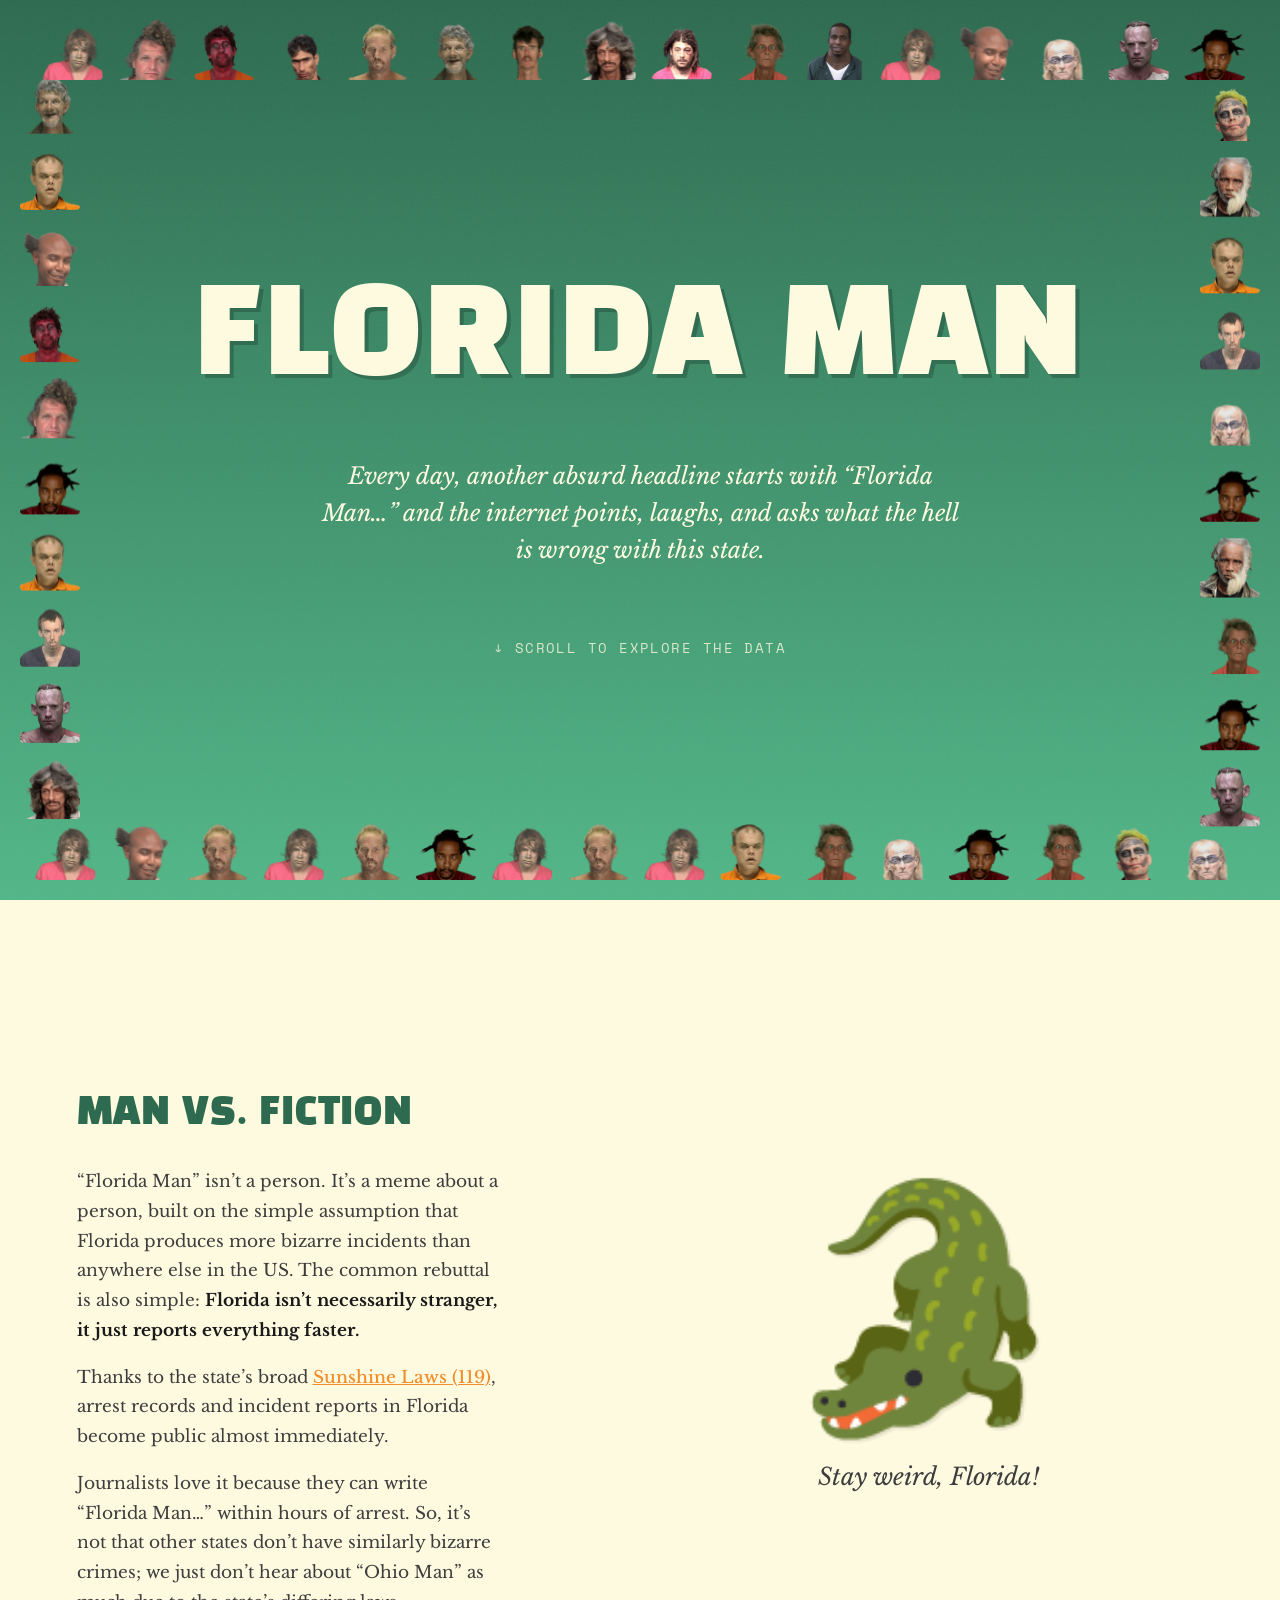
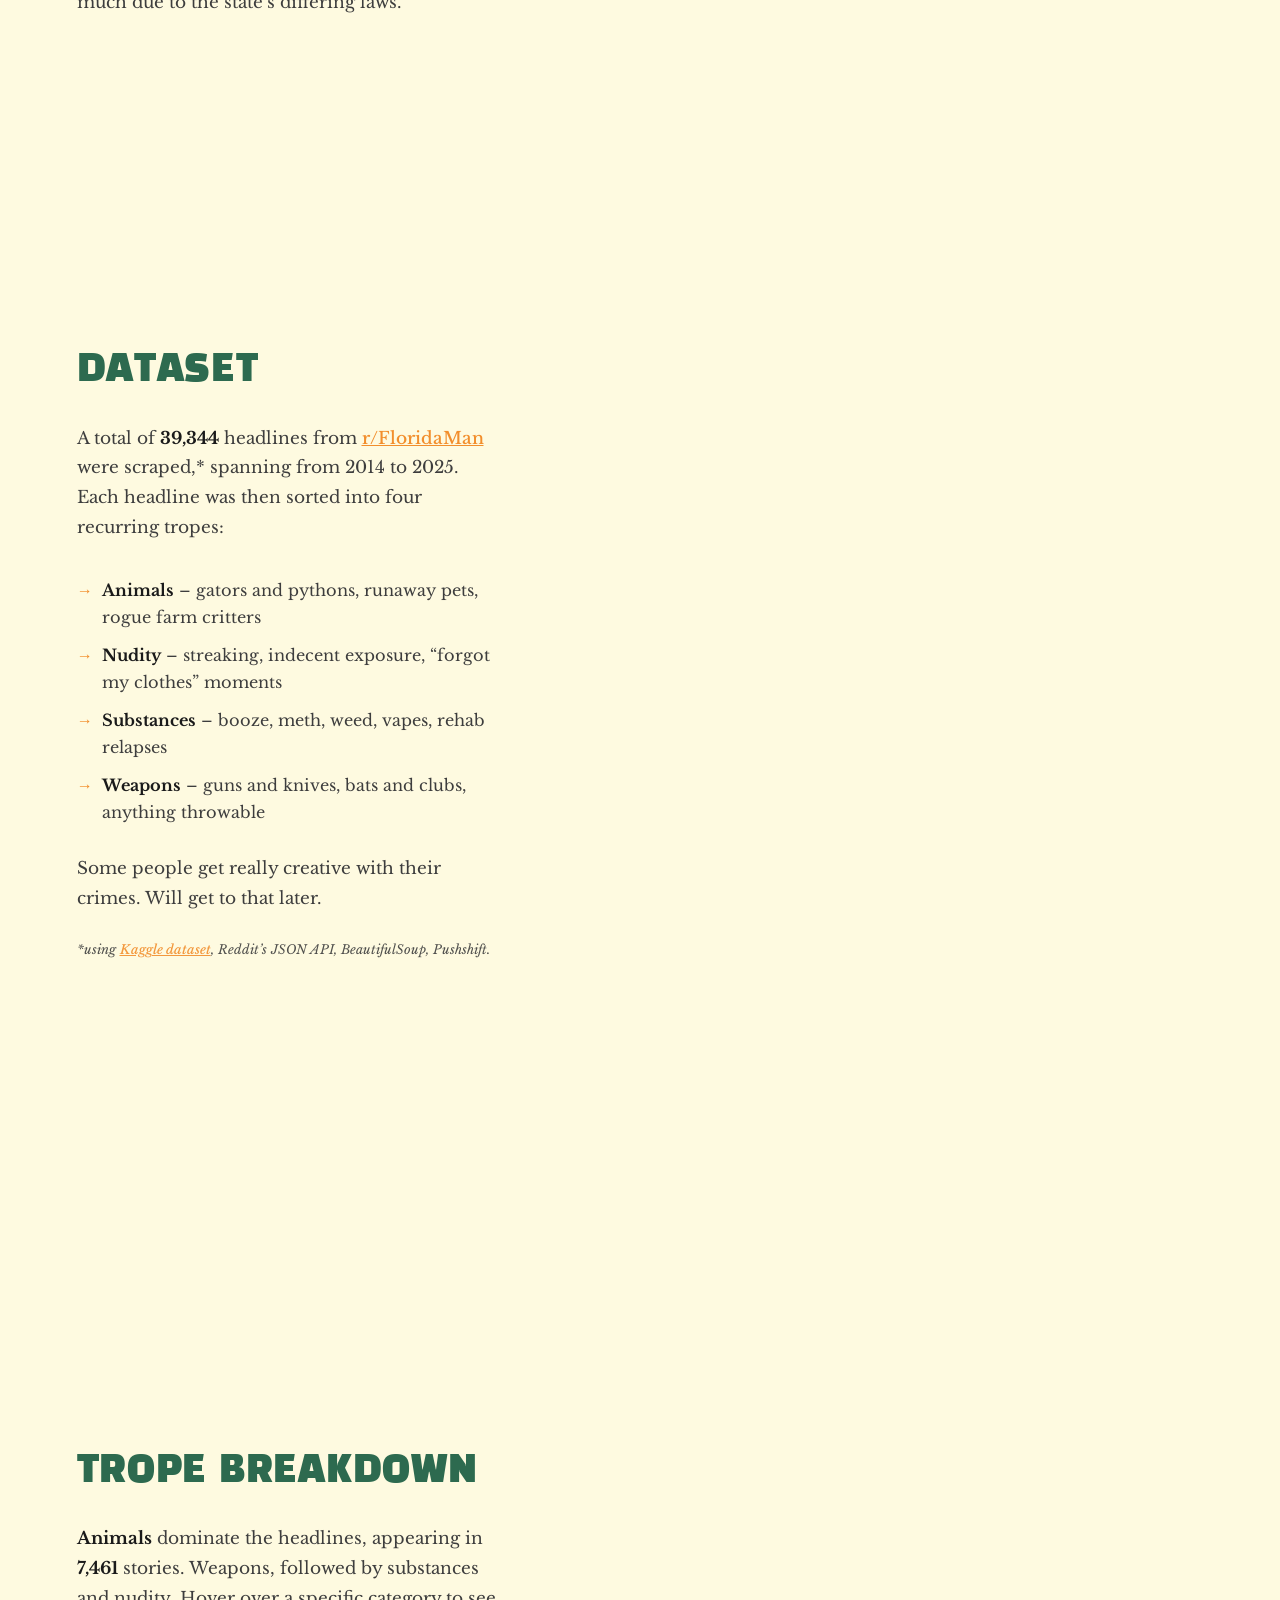
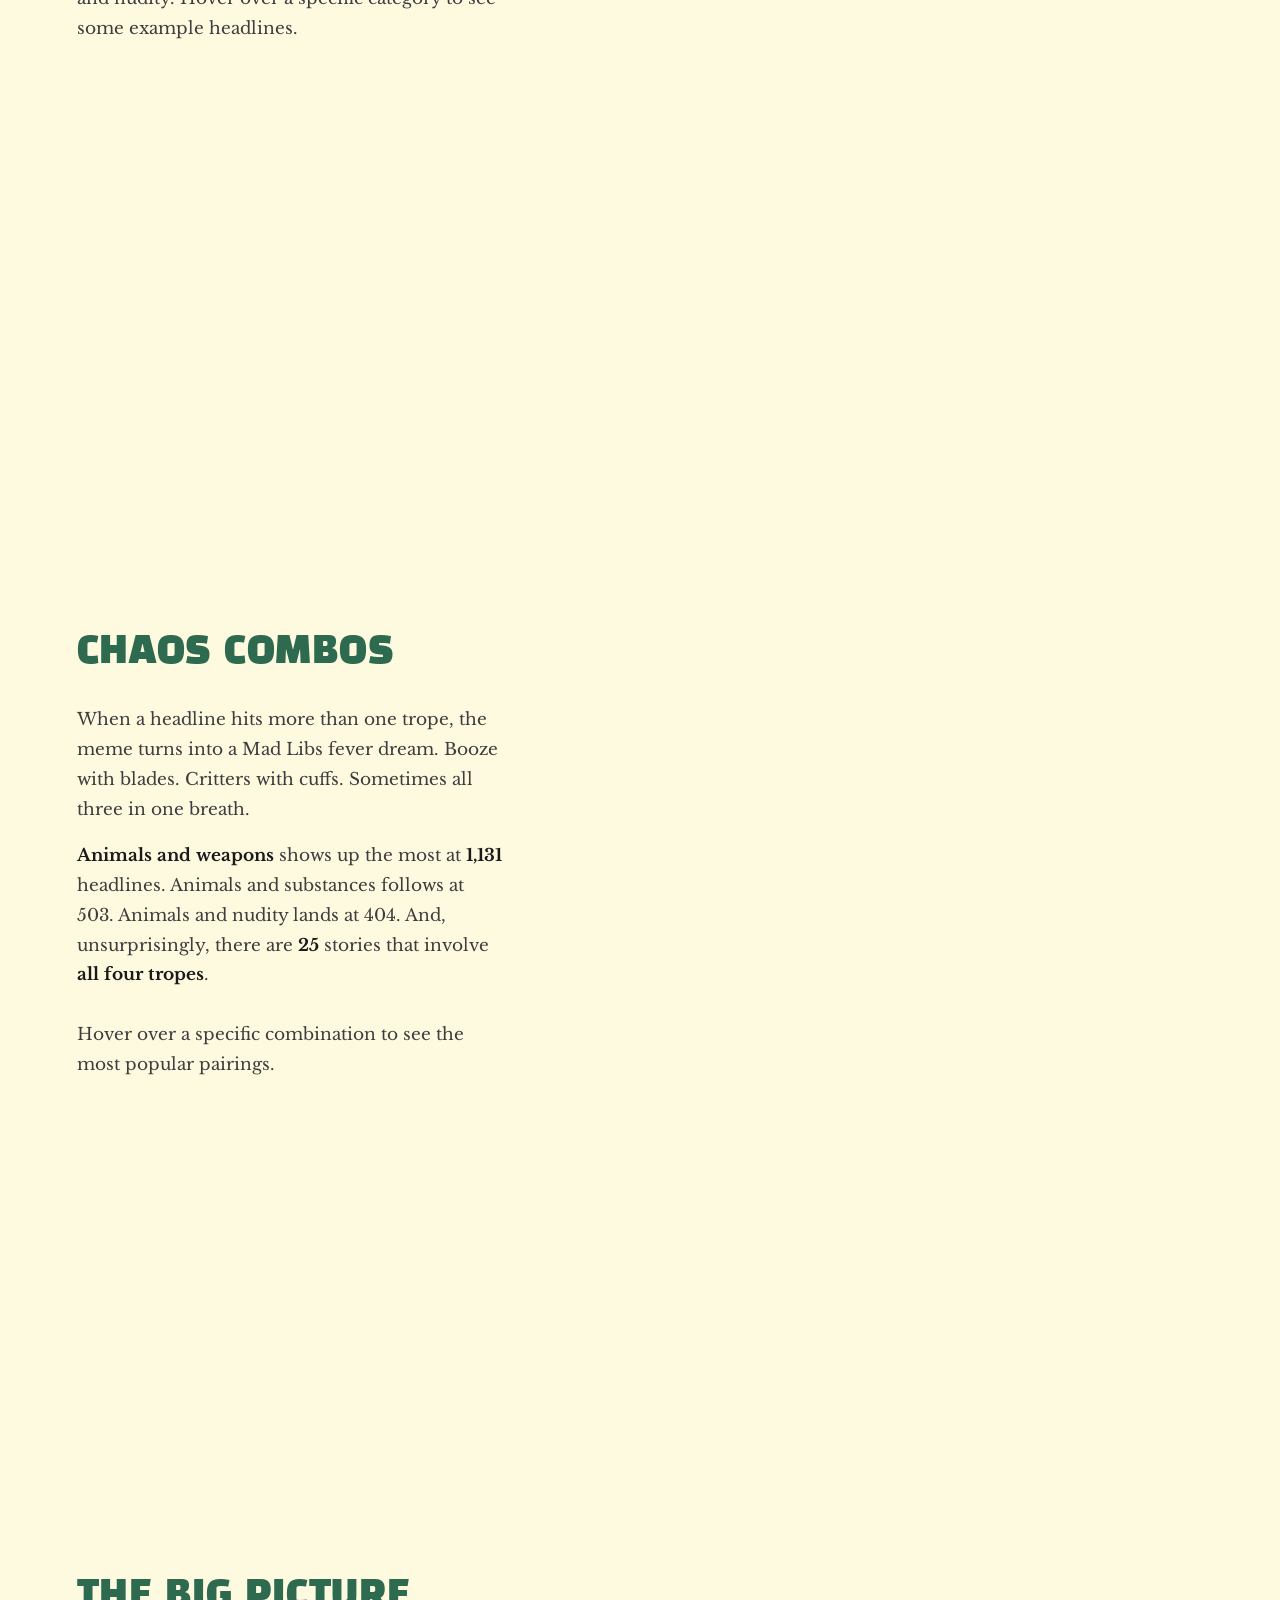
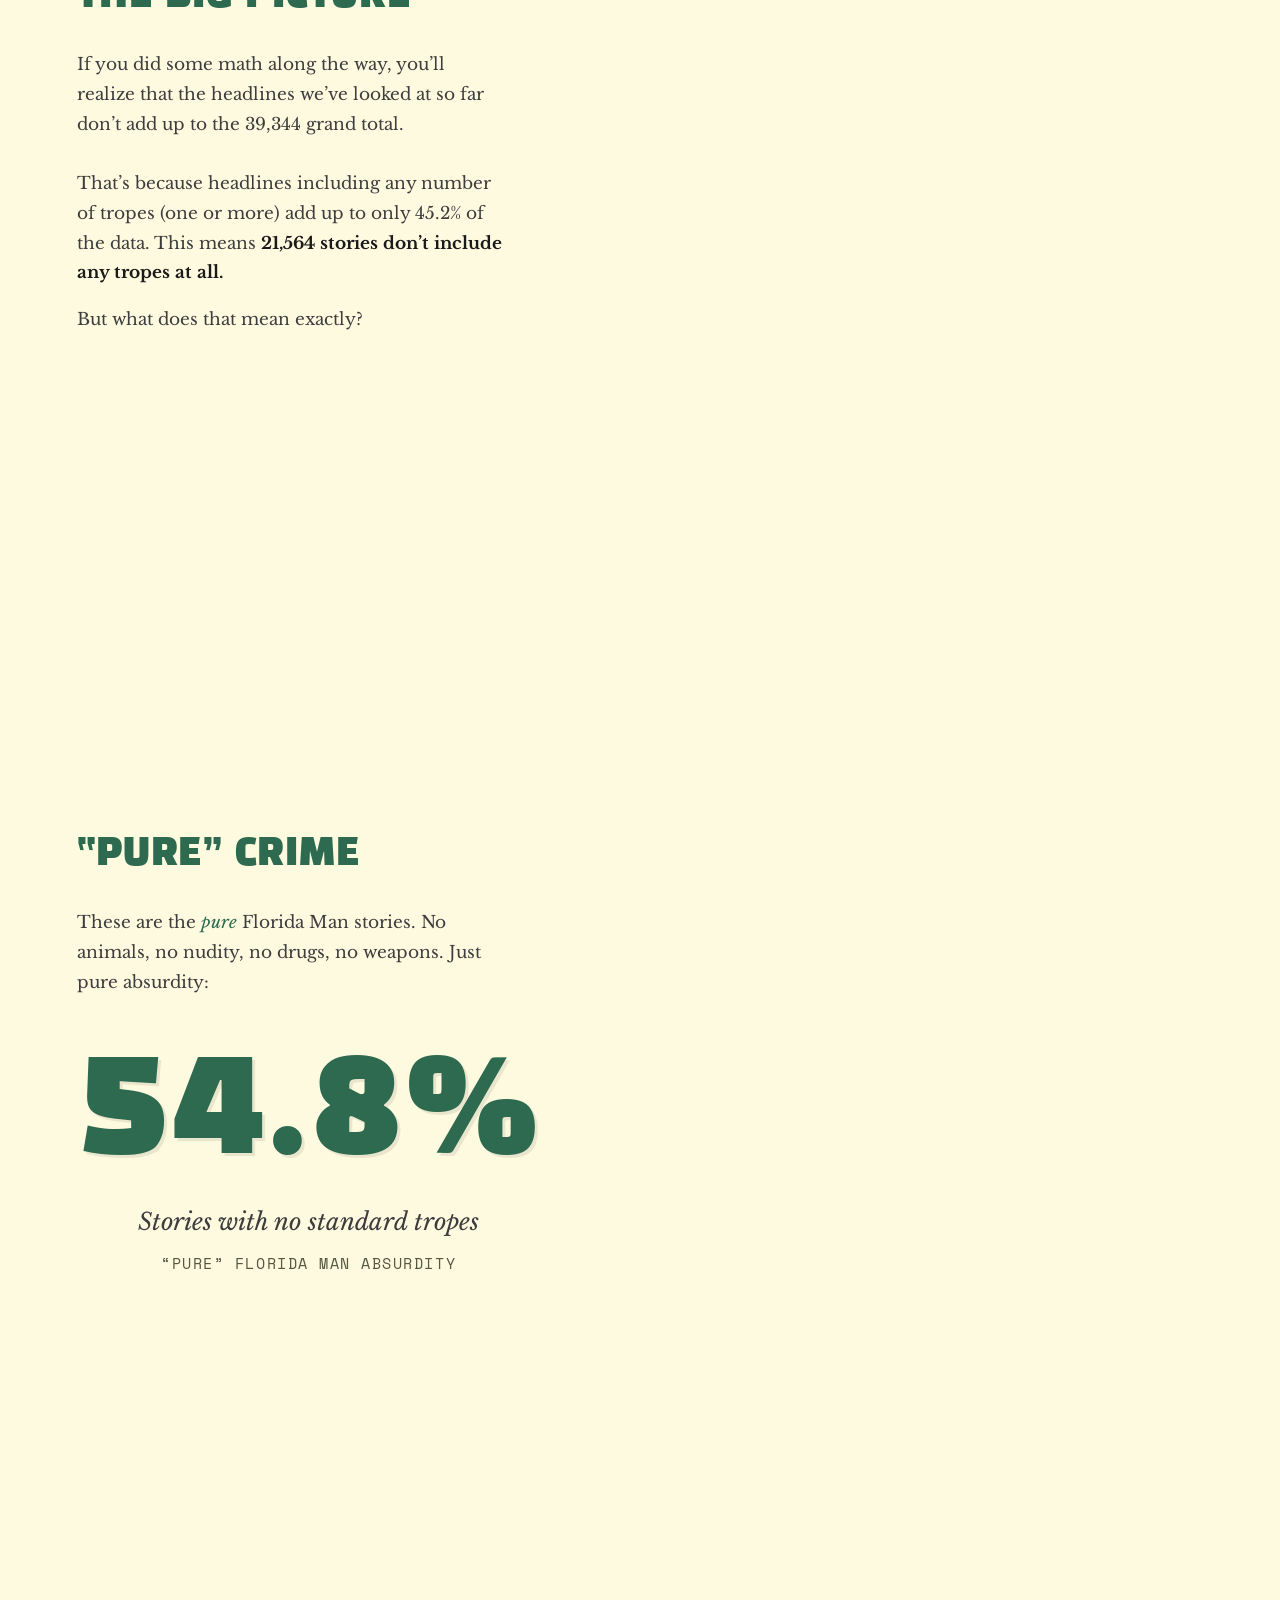
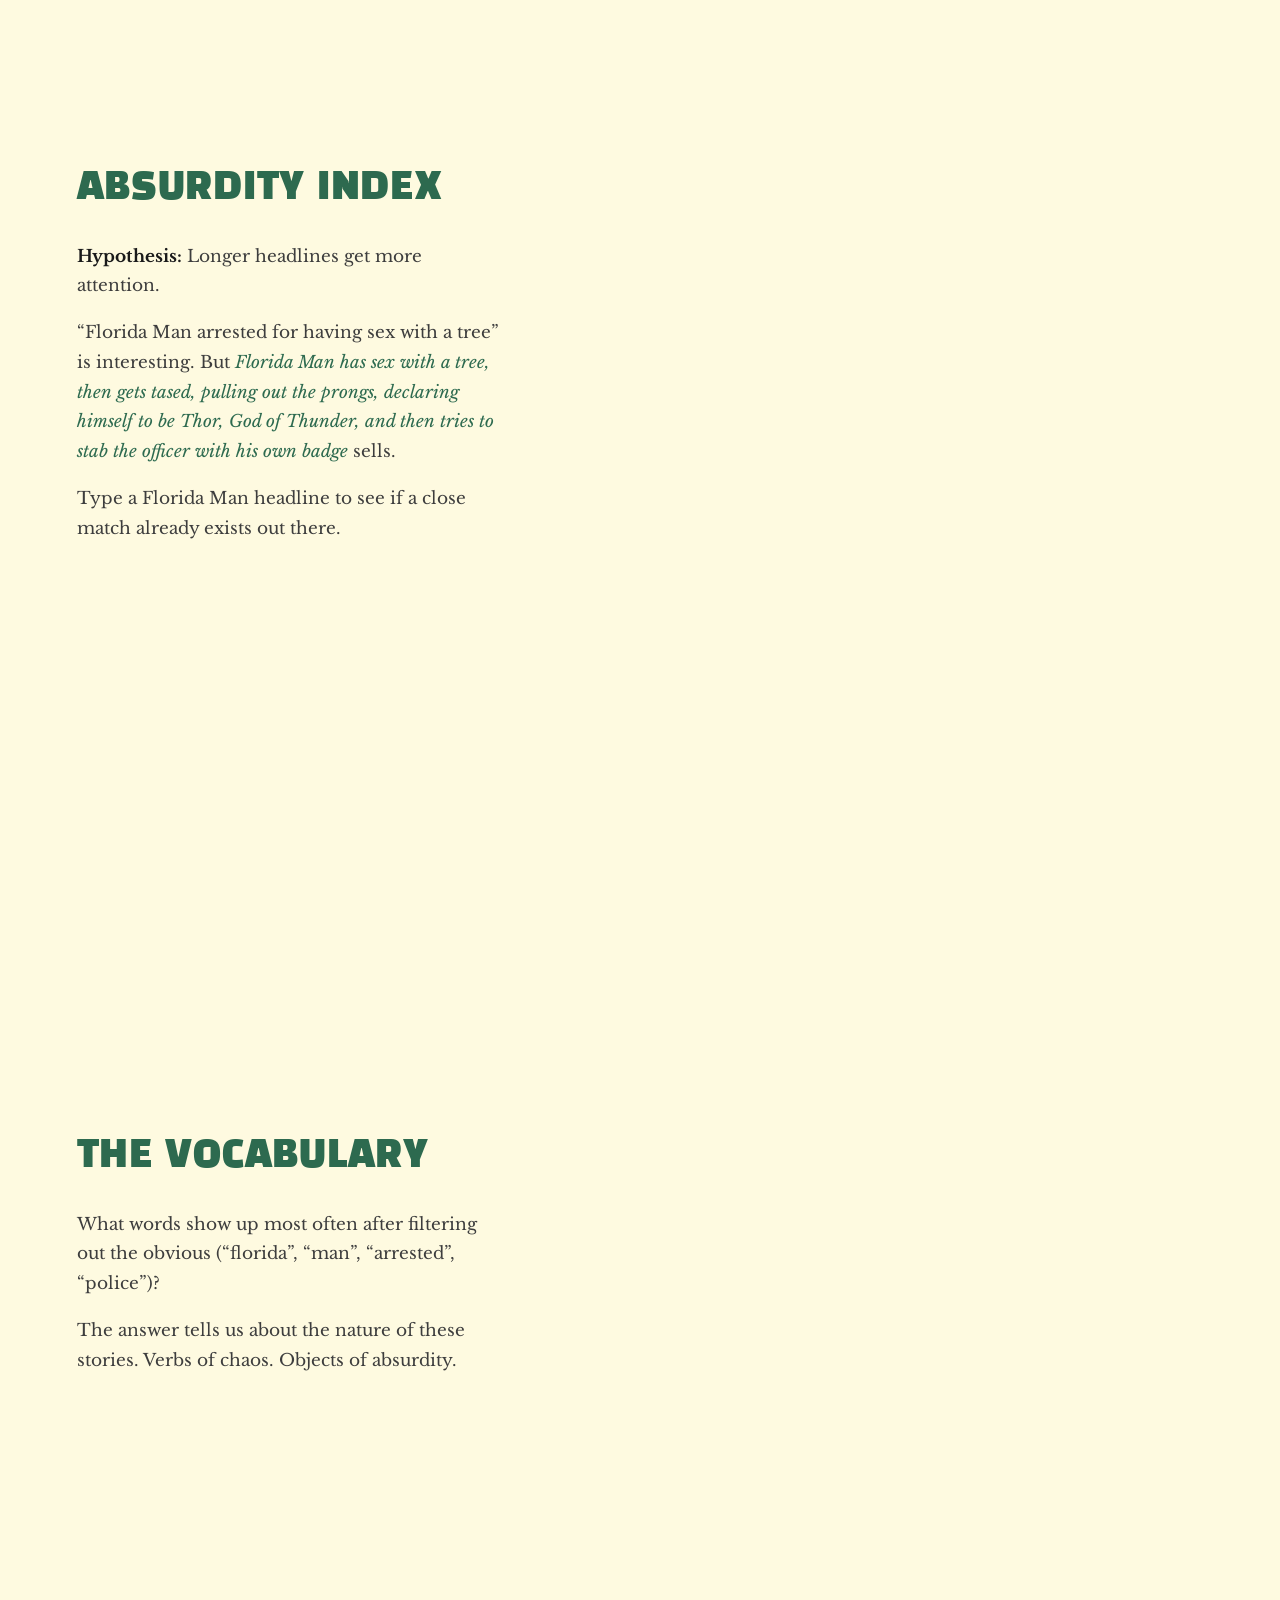
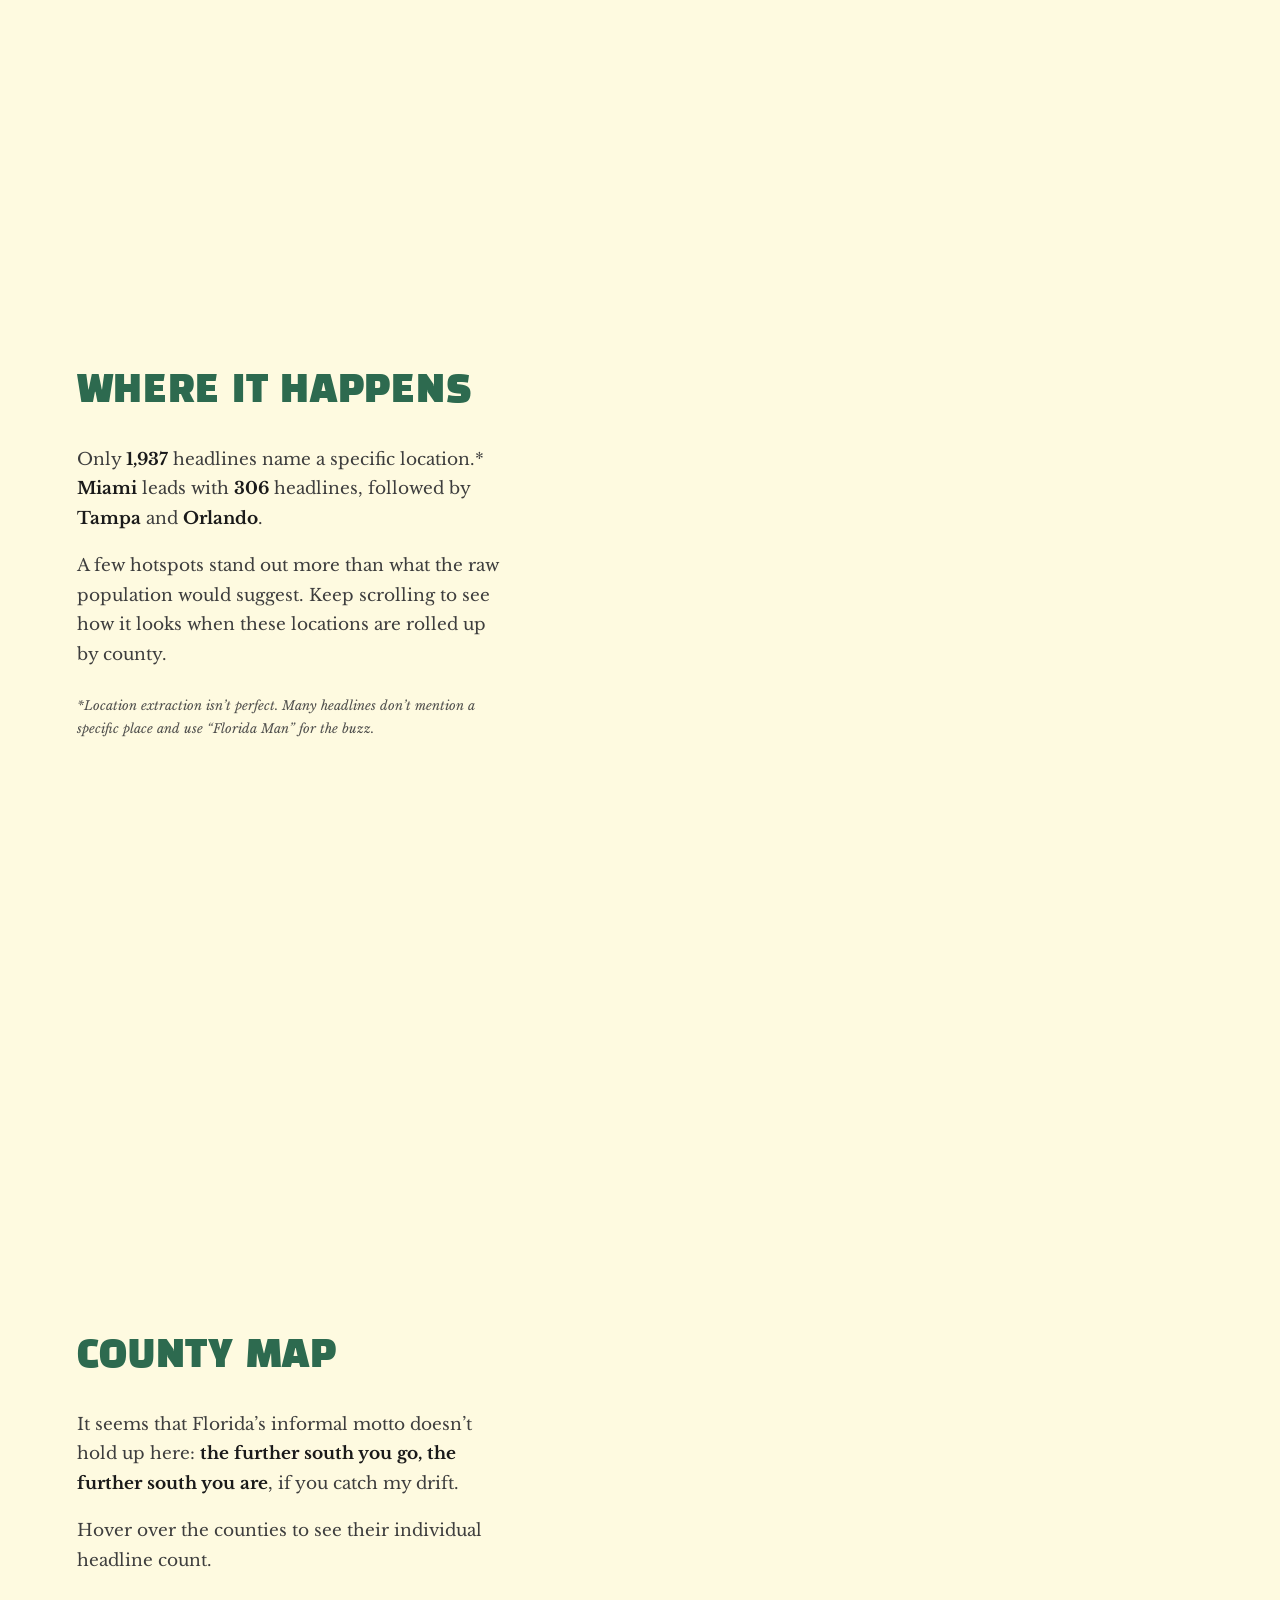
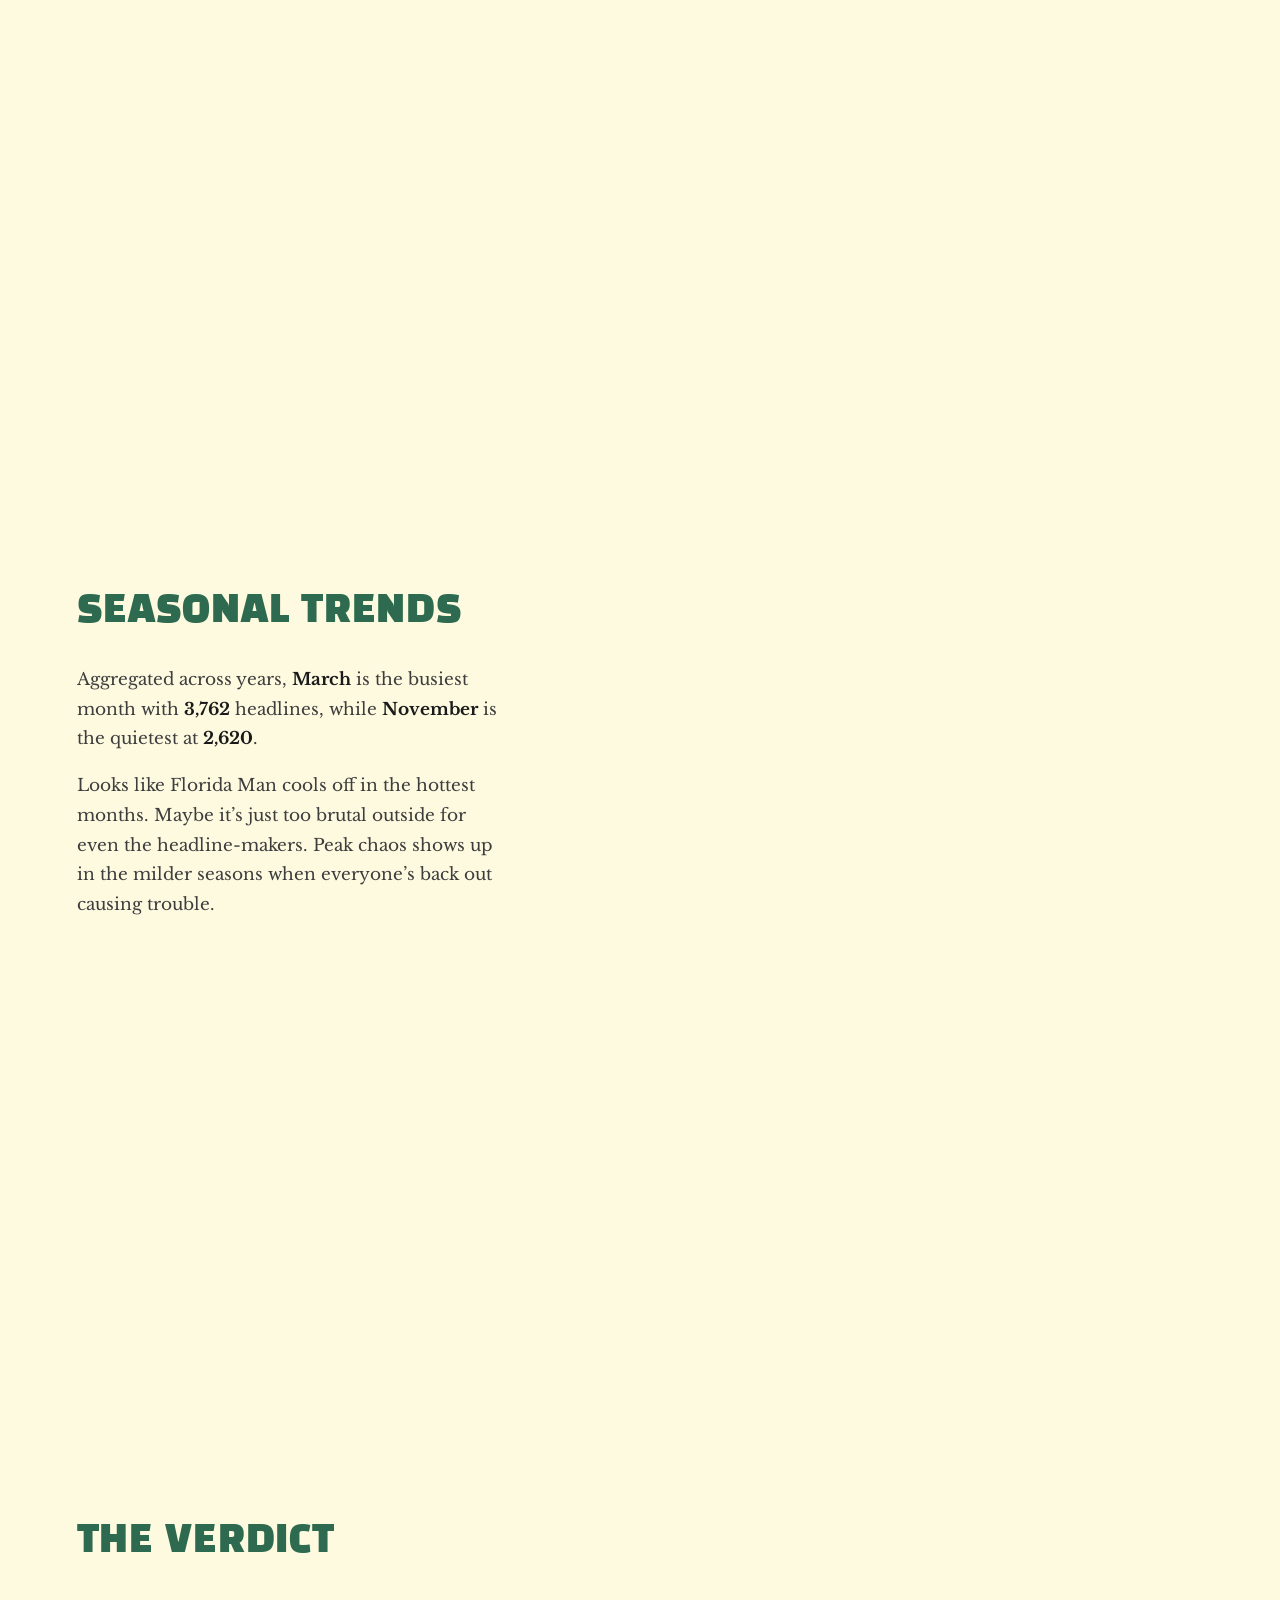
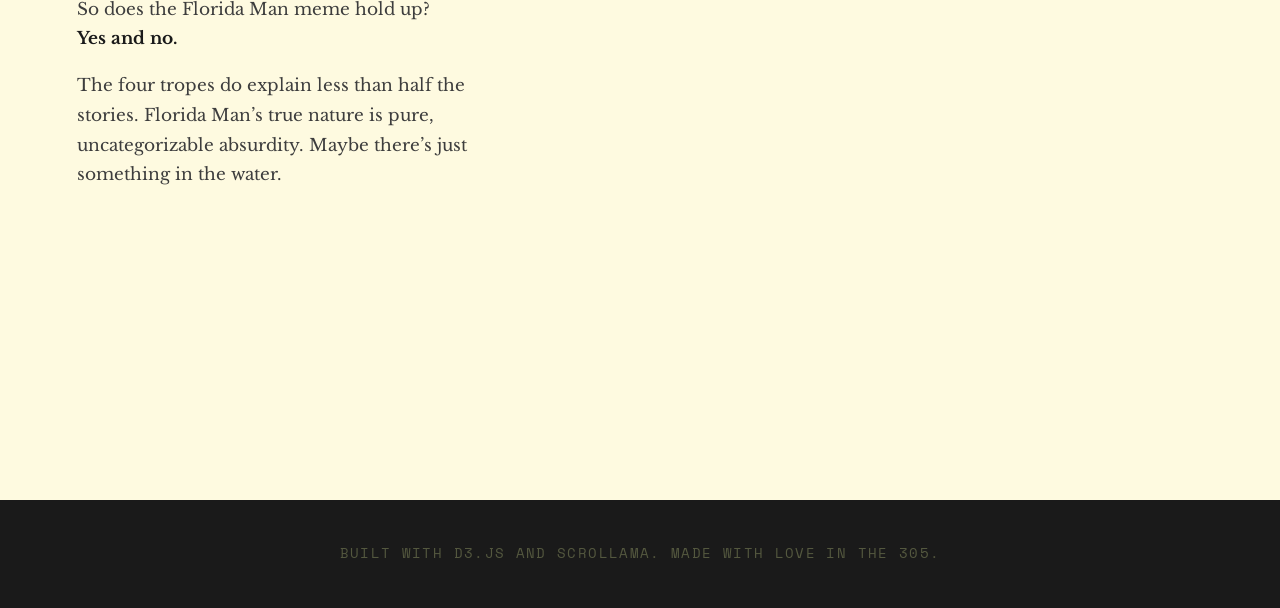
<file: docs/index.html>
<!DOCTYPE html>

<html lang="en">
<head>
<meta charset="utf-8"/>
<meta content="width=device-width, initial-scale=1.0" name="viewport"/>
<title>Florida Man</title>
<meta name="description" content="A scrollytelling data story dissecting 39,344 ‘Florida Man’ headlines from 2014 to 2025: the tropes, the chaos combos, the geography, and whether the meme actually holds up. Built with D3.js and Scrollama."/>
<meta name="author" content="Derin Savasan"/>
<link rel="canonical" href="https://derinsavasan.github.io/florida-man/"/>
<meta name="theme-color" content="#f4ecd8"/>
<!-- Open Graph / Facebook / LinkedIn -->
<meta property="og:type" content="website"/>
<meta property="og:site_name" content="Florida Man: A Data Story"/>
<meta property="og:title" content="Florida Man: A Data Story"/>
<meta property="og:description" content="Dissecting 39,344 ‘Florida Man’ headlines: the tropes, the chaos combos, the geography, and whether the meme holds up. Built with D3.js and Scrollama."/>
<meta property="og:url" content="https://derinsavasan.github.io/florida-man/"/>
<meta property="og:image" content="https://derinsavasan.github.io/florida-man/hero-collage.png"/>
<meta property="og:image:alt" content="Florida Man tabloid-style mugshot collage"/>
<!-- Twitter -->
<meta name="twitter:card" content="summary_large_image"/>
<meta name="twitter:title" content="Florida Man: A Data Story"/>
<meta name="twitter:description" content="Dissecting 39,344 ‘Florida Man’ headlines: the tropes, the chaos combos, the geography, and whether the meme holds up."/>
<meta name="twitter:image" content="https://derinsavasan.github.io/florida-man/hero-collage.png"/>
<!-- Google Fonts: Tabloid/Newspaper vibe -->
<link href="https://fonts.googleapis.com" rel="preconnect"/>
<link crossorigin="" href="https://fonts.gstatic.com" rel="preconnect"/>
<link href="https://fonts.googleapis.com/css2?family=Black+Han+Sans&family=Libre+Baskerville:ital,wght@0,400;0,700;1,400&family=Space+Mono:wght@400;700&display=swap" rel="stylesheet"/>
<link href="styles.css" rel="stylesheet"/>
<!-- Favicon: alligator emoji -->
<link rel="icon" type="image/svg+xml" sizes="any" href="[data-uri]"/>
<link rel="apple-touch-icon" href="[data-uri]"/>
<script src="vendor/d3.v7.9.0.min.js"></script>
<script src="vendor/scrollama.v3.2.0.min.js"></script>
</head>
<body>
<main>
<!-- Hero Section -->
<section id="intro">
<div id="mugshot-container" aria-hidden="true"></div>
<h1>Florida Man</h1>
<p class="intro__dek">
                Every day, another absurd headline starts with “Florida Man…” and the internet points, laughs, and asks what the hell is wrong with this state.
            </p>
<p class="intro__scroll">↓ Scroll to explore the data</p>
</section>
<!-- Scrollama Container -->
<section id="scrolly">
<!-- Text Steps (Left Side) -->
<article>
<!-- Step 1: Introduction -->
<div class="step" data-step="intro">
<h2>Man vs. Fiction</h2>
<p>“Florida Man” isn’t a person. It’s a meme about a person, built on the simple assumption that Florida produces more bizarre incidents than anywhere else in the US. The common rebuttal is also simple: <strong>Florida isn’t necessarily stranger, it just reports everything faster.</strong></p>
<p>Thanks to the state’s broad <a class="accent-link" href="https://www.leg.state.fl.us/statutes/index.cfm?App_mode=Display_Statute&amp;URL=0100-0199/0119/0119.html" rel="noopener noreferrer" target="_blank">Sunshine Laws (119)</a>, arrest records and incident reports in Florida become public almost immediately.</p>
<p>Journalists love it because they can write “Florida Man…” within hours of arrest. So, it’s not that other states don’t have similarly bizarre crimes; we just don’t hear about “Ohio Man” as much due to the state’s differing laws.</p>
</div>
<!-- Step 2: The Dataset -->
<div class="step" data-step="dataset">
<h2>Dataset</h2>
<p>A total of <strong><span id="dataset-total">39,344</span></strong> headlines from <a class="accent-link" href="https://www.reddit.com/r/FloridaMan/" rel="noopener noreferrer" target="_blank">r/FloridaMan</a> were scraped,* spanning from 2014 to 2025. Each headline was then sorted into four recurring tropes:</p>
<ul><li><strong>Animals</strong> – gators and pythons, runaway pets, rogue farm critters</li><li><strong>Nudity</strong> – streaking, indecent exposure, “forgot my clothes” moments</li><li><strong>Substances</strong> – booze, meth, weed, vapes, rehab relapses</li><li><strong>Weapons</strong> – guns and knives, bats and clubs, anything throwable</li></ul>
<p>Some people get really creative with their crimes. Will get to that later.</p>
<p class="footnote">*using <a class="accent-link" href="https://www.kaggle.com/datasets/bcruise/reddit-rfloridaman/data" rel="noopener noreferrer" target="_blank">Kaggle dataset</a>, Reddit’s JSON API, BeautifulSoup, Pushshift.</p></div>
<!-- Step 3: Trope Breakdown -->
<div class="step" data-step="tropes">
<h2>Trope Breakdown</h2>
<p id="trope-narrative">Trope counts update when the data loads.</p>
<div id="trope-samples" class="trope-animals hidden">
<p id="trope-samples-title"></p>
<ul id="trope-samples-list"></ul>
</div>
</div>
<!-- Step 4: Multi-Trope Combinations -->
<div class="step" data-step="combos">
<h2>Chaos Combos</h2>
<p class="combos-intro">When a headline hits more than one trope, the meme turns into a Mad Libs fever dream. Booze with blades. Critters with cuffs. Sometimes all three in one breath.</p>
<p id="combos-narrative">Loading combo breakdown…</p>
</div>
<!-- Step 5: Trope Distribution -->
<div class="step" data-step="distribution">
<h2>The Big Picture</h2>
<p id="distribution-narrative">Loading trope distribution…</p>
<p id="distribution-question">But what does that mean exactly?</p>
</div>
<!-- Step 6: Zero-Trope Stories -->
<div class="step" data-step="pure">
<h2>“Pure” Crime</h2>
<p>These are the <em>pure</em> Florida Man stories. No animals, no nudity, no drugs, no weapons. Just pure absurdity:</p>
<div class="pure-layout">
<div class="pure-stat">
<div class="stat-display">
<span class="big-number" id="pure-share">54.8%</span>
<span class="stat-label">Stories with no standard tropes</span>
<span class="stat-sub">“Pure” Florida Man absurdity</span>
</div>
</div>
</div>
</div>
<!-- Step 7: Absurdity Index -->
<div class="step" data-step="absurdity">
<h2>Absurdity Index</h2>
<p><strong>Hypothesis:</strong> Longer headlines get more attention.</p>
<p>“Florida Man arrested for having sex with a tree” is interesting. But <em class="accent-text">Florida Man has sex with a tree, then gets tased, pulling out the prongs, declaring himself to be Thor, God of Thunder, and then tries to stab the officer with his own badge</em> sells.</p>
<p>Type a Florida Man headline to see if a close match already exists out there.</p>
</div>
<!-- Step 8: Word Frequency -->
<div class="step" data-step="words">
<h2>The Vocabulary</h2>
<p>What words show up most often after filtering out the obvious (“florida”, “man”, “arrested”, “police”)?</p>
<p>The answer tells us about the nature of these stories. Verbs of chaos. Objects of absurdity.</p>
</div>
<!-- Step 9: Geographic Distribution -->
<div class="step" data-step="geography">
<h2>Where It Happens</h2>
<p id="geography-narrative">Location data loading…</p>
<p>A few hotspots stand out more than what the raw population would suggest. Keep scrolling to see how it looks when these locations are rolled up by county.</p>
<p class="footnote">*Location extraction isn’t perfect. Many headlines don’t mention a specific place and use “Florida Man” for the buzz.</p>
</div>
<!-- Step 10b: Florida Map -->
<div class="step" data-step="map">
<h2>County Map</h2>
<p>It seems that Florida’s informal motto doesn’t hold up here: <strong>the further south you go, the further south you are</strong>, if you catch my drift.</p>
<p>Hover over the counties to see their individual headline count.</p>
</div>
<!-- Step 10: Seasonal Trends -->
<div class="step" data-step="timeline">
<h2>Seasonal Trends</h2>
<p id="seasonal-narrative">Loading seasonal trend summary…</p>
<p>Looks like Florida Man cools off in the hottest months. Maybe it’s just too brutal outside for even the headline-makers. Peak chaos shows up in the milder seasons when everyone’s back out causing trouble.</p>
</div>
<!-- Step 11: Conclusion -->
<div class="step" data-step="conclusion">
<h2>The Verdict</h2>
<p>So does the Florida Man meme hold up?<br/><strong>Yes and no.</strong></p>
<p>The four tropes do explain less than half the stories. Florida Man’s true nature is pure, uncategorizable absurdity. Maybe there’s just something in the water.</p>
</div>
</article>
<!-- Sticky Figure (Right Side) -->
<figure>
<div id="viz-container">
<div class="viz active" id="viz-intro">
<img alt="Tabloid-style collage of Florida Man mugshots and headlines" src="hero-collage.png?v=2"/>
</div>
<div class="viz" id="viz-dataset">
<svg id="chart-dataset" role="img" aria-label="Total count of Florida Man headlines analyzed in the dataset"></svg>
</div>
<div class="viz" id="viz-tropes">
<svg id="chart-tropes" role="img" aria-label="Bar chart of how many headlines fall into each trope: animals, nudity, substances, and weapons"></svg>
</div>
<div class="viz" id="viz-distribution">
<svg id="chart-distribution" role="img" aria-label="Chart showing the share of headlines with tropes versus pure, uncategorized headlines"></svg>
</div>
<div class="viz" id="viz-combos">
<svg id="chart-combos" role="img" aria-label="Chart of headlines that combine more than one trope at once"></svg>
</div>
<div class="viz" id="viz-geography">
<div class="geo-flex">
<svg id="chart-geography" role="img" aria-label="Bar chart of the Florida locations that appear most often in headlines"></svg>
</div>
</div>
<div class="viz" id="viz-map">
<div id="map-geography" role="img" aria-label="Choropleth map of Florida counties shaded by headline count"></div>
</div>
<div class="viz" id="viz-words">
<svg id="chart-words" role="img" aria-label="Chart of the words that appear most frequently across headlines"></svg>
</div>
<div class="viz" id="viz-pure">
<div class="pure-card pure-viz-card">
<ul class="favorites">
<li>“Florida Man uses a blow torch to open an ATM... instead he accidentally welds it shut”</li>
<li>“Florida Woman offers ex-husband in home sale: He’ll cook and clean”</li>
<li>“Florida Man tries to steal chainsaw by sticking it down his pants”</li>
</ul>
</div>
</div>
<div class="viz" id="viz-absurdity">
<div class="absurdity-card">
<div class="absurdity-form">
<textarea id="absurdity-input" rows="1" placeholder="Type a Florida Man headline or description" aria-label="Type a Florida Man headline or description to find similar real headlines"></textarea>
<button id="absurdity-search" type="button">Find similar</button>
</div>
<ul id="absurdity-results"></ul>
</div>
</div>
<div class="viz" id="viz-timeline">
<svg id="chart-timeline" role="img" aria-label="Line chart of headline counts by month showing seasonal trends"></svg>
</div>
<div class="viz" id="viz-conclusion">
<div class="stat-display conclusion">
<span class="big-number">🐊</span>
<span class="stat-label">Stay weird, Florida!</span>
</div>
</div>
</div>
</figure>
</section>
<!-- Footer -->
<section id="outro">
<p>Built with D3.js and Scrollama. Made with love in the 305.</p>
</section>
</main>
<script src="data.js?v=2"></script>
<script src="app.js?v=2"></script>
</body>
</html>
</file>
<file: docs/styles.css>
/* Florida Man Scrollama - Tabloid / Newspaper Chaos Vibe */

:root {
    /* Florida swamp/palm palette */
    --green-dark: #1b4332;
    --green-palm: #2d6a4f;
    --green-bright: #40916c;
    --green-light: #52b788;
    --green-pale: #95d5b2;
    --accent: #f28e2c;          /* accent orange */
    --accent-light: #f6c177;    /* lighter accent orange */
    --cream: #fefae0;
    --paper: #f4f1de;
    --ink: #1a1a1a;
    --ink-light: #3d3d3d;
    --ink-faded: #54583f;
    
    /* Trope colors - Florida-themed, complementing green palette */
    --trope-animals: #e76f51;   /* coral orange - wildlife, flamingo */
    --trope-nudity: #e9c46a;    /* golden yellow - Florida sunshine */
    --trope-substances: #264653; /* deep sea teal - coastal waters */
    --trope-weapons: #b5395e;   /* hibiscus pink-red - tropical danger */
}

* {
    box-sizing: border-box;
    margin: 0;
    padding: 0;
}

html, body {
    font-family: 'Libre Baskerville', Georgia, 'Times New Roman', serif;
    font-size: 17px;
    line-height: 1.7;
    color: var(--ink);
    background: var(--cream);
    -webkit-font-smoothing: antialiased;
    -moz-osx-font-smoothing: grayscale;
}

/* ============================================
   INTRO SECTION - Tabloid Cover
   ============================================ */

#intro {
    min-height: 100vh;
    display: flex;
    flex-direction: column;
    justify-content: center;
    align-items: center;
    text-align: center;
    padding: 2rem;
    background: linear-gradient(180deg, var(--green-palm) 0%, var(--green-bright) 50%, var(--green-light) 100%);
    position: relative;
    overflow: hidden;
}

#intro::before {
    content: '';
    position: absolute;
    top: 0;
    left: 0;
    right: 0;
    bottom: 0;
    background: url("data:image/svg+xml,%3Csvg viewBox='0 0 400 400' xmlns='http://www.w3.org/2000/svg'%3E%3Cfilter id='noiseFilter'%3E%3CfeTurbulence type='fractalNoise' baseFrequency='0.9' numOctaves='3' stitchTiles='stitch'/%3E%3C/filter%3E%3Crect width='100%25' height='100%25' filter='url(%23noiseFilter)'/%3E%3C/svg%3E");
    opacity: 0.04;
    pointer-events: none;
}

#intro h1 {
    font-family: 'Black Han Sans', Impact, sans-serif;
    font-size: 7rem;
    font-weight: 400;
    letter-spacing: 0.02em;
    text-transform: uppercase;
    margin-bottom: 1rem;
    color: var(--cream);
    text-shadow: 4px 4px 0 rgba(0,0,0,0.2);
    position: relative;
    z-index: 1;
}

.intro__dek {
    font-family: 'Libre Baskerville', serif;
    font-size: 1.35rem;
    font-weight: 400;
    font-style: italic;
    color: var(--cream);
    max-width: 650px;
    line-height: 1.6;
    position: relative;
    z-index: 1;
}

.intro__scroll {
    margin-top: 4rem;
    font-family: 'Space Mono', monospace;
    font-size: 0.85rem;
    color: var(--cream);
    opacity: 0.8;
    animation: bounce 2s infinite;
    text-transform: uppercase;
    letter-spacing: 0.1em;
    position: relative;
    z-index: 1;
}

@keyframes bounce {
    0%, 20%, 50%, 80%, 100% { transform: translateY(0); }
    40% { transform: translateY(-10px); }
    60% { transform: translateY(-5px); }
}

/* ============================================
   MUGSHOT PICTURE FRAME
   ============================================ */

#mugshot-container {
    position: absolute;
    top: 0;
    left: 0;
    right: 0;
    bottom: 0;
    overflow: hidden;
    z-index: 0;
    pointer-events: none;
}

.mugshot-track {
    position: absolute;
    top: 50px;
    left: 50px;
    right: 50px;
    bottom: 50px;
    border-radius: 20px;
}

.mugshot-frame {
    position: absolute;
    width: 60px;
    height: 60px;
    flex-shrink: 0;
    border-radius: 4px;
    background-color: transparent;
    background-size: cover;
    background-position: center top;
    box-shadow: none;
    will-change: transform;
    backface-visibility: hidden;
    -webkit-backface-visibility: hidden;
}

/* ============================================
   SCROLLY SECTION - Sticky Side Layout
   ============================================ */

#scrolly {
    position: relative;
    display: flex;
    background-color: var(--cream);
    padding: 0;
}

#scrolly > * {
    flex: 1;
}

/* Article (left side - scrolling text) */
article {
    position: relative;
    padding: 0 2.5rem;
    max-width: 34rem;
    z-index: 10;
    background: var(--cream);
}

/* Step containers */
.step {
    margin: 0 auto;
    padding: 3rem 2rem;
    background: transparent;
    min-height: 100vh;
    display: flex;
    flex-direction: column;
    justify-content: center;
    opacity: 1;
    transform: translateY(0);
    transition: opacity 0.5s ease, transform 0.5s ease;
}

.step:last-child {
    margin-bottom: 0;
}

.step.is-active {
    opacity: 1;
    transform: translateY(0);
}

.step h2 {
    font-family: 'Black Han Sans', Impact, sans-serif;
    font-size: 2.2rem;
    font-weight: 400;
    text-transform: uppercase;
    letter-spacing: 0.02em;
    margin-bottom: 1.25rem;
    color: var(--green-palm);
}

.step p {
    font-size: 1rem;
    color: var(--ink-light);
    margin-bottom: 1rem;
    line-height: 1.75;
}

.step p:last-child {
    margin-bottom: 0;
}

.step strong {
    color: var(--ink);
    font-weight: 700;
}

.step em {
    font-style: italic;
    color: var(--green-palm);
}

.step ul {
    margin: 1rem 0;
    padding-left: 0;
    list-style: none;
}

.step li {
    font-size: 0.95rem;
    color: var(--ink-light);
    margin-bottom: 0.6rem;
    padding-left: 1.5rem;
    position: relative;
}

.step li::before {
    content: '→';
    position: absolute;
    left: 0;
    color: var(--accent);
    font-weight: bold;
}

.step .favorites {
    list-style: none;
    padding-left: 0;
    background: rgba(255,255,255,0.6);
    padding: 1rem;
    border-left: 4px solid var(--green-bright);
}

.step .favorites li {
    font-style: italic;
    padding: 0.6rem 0;
    border-bottom: 1px dashed var(--ink-faded);
    font-size: 0.9rem;
    padding-left: 0;
}

.step .favorites li::before {
    content: '"';
    color: var(--green-bright);
    font-size: 1.2rem;
    position: static;
    margin-right: 0.25rem;
}

.step .favorites li:last-child {
    border-bottom: none;
}

.step .final {
    font-size: 4rem;
    text-align: center;
    margin-top: 2rem;
}

#trope-samples {
    margin-top: 1.2rem;
    padding: 1rem;
    background: var(--paper);
    border-left: 4px solid var(--trope-color, var(--green-bright));
    border-radius: 6px 10px 10px 6px;
    box-shadow: 0 6px 18px rgba(0,0,0,0.05);
}

#trope-samples.hidden {
    display: none;
}

#trope-samples-title {
    font-family: 'Space Mono', monospace;
    font-size: 0.95rem;
    color: var(--trope-color, var(--ink-faded));
    letter-spacing: 0.04em;
    text-transform: uppercase;
    margin-bottom: 0.6rem;
}

#trope-samples-title strong {
    color: var(--trope-color, var(--ink));
    font-weight: 700;
}

.combos-intro {
    margin-bottom: 1rem;
}

#trope-samples-list {
    list-style: none;
    padding-left: 0;
    margin: 0;
    display: grid;
    gap: 0.4rem;
}

#trope-samples-list li {
    font-size: 0.9rem;
    color: var(--ink-light);
    position: relative;
    padding-left: 1.4rem;
}

#trope-samples-list li::before {
    content: '•';
    position: absolute;
    left: 0;
    color: var(--trope-color, var(--green-bright));
    font-weight: 700;
}

#trope-samples .cue {
    color: var(--trope-color, var(--green-bright));
    font-weight: 700;
}

#trope-samples.trope-animals { --trope-color: var(--trope-animals); }
#trope-samples.trope-nudity { --trope-color: var(--trope-nudity); }
#trope-samples.trope-substances { --trope-color: var(--trope-substances); }
#trope-samples.trope-weapons { --trope-color: var(--trope-weapons); }

.pure-link {
    color: inherit;
    text-decoration: none;
    border-bottom: 1px solid transparent;
    transition: border-color 0.2s ease, color 0.2s ease;
    cursor: default;
    font-style: italic;
}

li:hover .pure-link,
.pure-link:hover,
.pure-link:focus {
    border-bottom-color: currentColor;
    cursor: pointer;
    color: var(--accent);
    font-style: italic;
}

.absurdity-card {
    max-width: 520px;
    display: flex;
    flex-direction: column;
    gap: 0.75rem;
    background: var(--cream);
    padding: 1rem 0;
}

.absurdity-form {
    display: flex;
    flex-wrap: wrap;
    gap: 0.6rem;
    align-items: flex-start;
    width: 100%;
}

#absurdity-input {
    flex: 1 1 640px;
    min-width: 320px;
    max-width: 100%;
    padding: 0.65rem 0.75rem;
    border: 1px solid #d1d1d6;
    border-radius: 8px;
    font-size: 0.95rem;
    font-family: 'Libre Baskerville', serif;
    background: var(--paper);
    color: var(--ink);
    resize: none;
    overflow: hidden;
    line-height: 1.5;
}

#absurdity-search {
    padding: 0.55rem 0.85rem;
    border: 1px solid var(--green-palm);
    background: var(--green-palm);
    color: #fff;
    border-radius: 8px;
    cursor: pointer;
    font-family: 'Space Mono', monospace;
    font-size: 0.9rem;
    letter-spacing: 0.03em;
    transition: transform 0.15s ease, box-shadow 0.15s ease, opacity 0.15s ease;
    align-self: flex-start;
}

#absurdity-search:hover {
    box-shadow: 0 6px 18px rgba(0,0,0,0.12);
}

#absurdity-search:active {
    transform: translateY(1px);
}

.absurdity-hint {
    font-size: 0.95rem;
    color: var(--ink-faded);
    line-height: 1.5;
}

#absurdity-results {
    list-style: none;
    padding: 0;
    margin: 0.2rem 0 0;
    display: grid;
    gap: 0.5rem;
}

#absurdity-results li {
    font-family: 'Libre Baskerville', serif;
    font-size: 1rem;
    color: var(--ink);
    line-height: 1.4;
}

.absurdity-meta {
    font-size: 0.85rem;
    color: var(--ink-faded);
    margin-top: 0.2rem;
    display: flex;
    flex-direction: column;
    gap: 0.2rem;
}

.absurdity-score {
    width: 100%;
    max-width: 320px;
    height: 6px;
    background: rgba(0,0,0,0.06);
    border-radius: 999px;
    overflow: hidden;
}

.absurdity-score-bar {
    height: 100%;
    background: linear-gradient(90deg, var(--accent) 0%, var(--accent-light) 100%);
    border-radius: 999px;
}

.absurdity-matches {
    font-size: 0.8rem;
    color: var(--ink-faded);
    font-family: 'Space Mono', monospace;
    letter-spacing: 0.02em;
}

/* Figure (right side - sticky visualization) */
figure {
    position: sticky;
    width: 100%;
    margin: 0;
    top: 0;
    height: 100vh;
    display: flex;
    align-items: center;
    justify-content: center;
    background: var(--cream);
    z-index: 0;
}

#viz-container {
    width: 100%;
    height: 85%;
    display: flex;
    align-items: center;
    justify-content: center;
    position: relative;
}

/* Visualization panels */
.viz {
    position: absolute;
    width: 92%;
    height: 92%;
    display: flex;
    align-items: center;
    justify-content: center;
    opacity: 0;
    transition: opacity 0.5s ease-in-out;
    pointer-events: none;
}

.viz.active {
    opacity: 1;
    pointer-events: auto;
}

.viz svg {
    width: 100%;
    height: 100%;
}

.viz img {
    max-width: 80%;
    max-height: 80%;
    object-fit: contain;
    border-radius: 8px;
}

.geo-flex {
    width: 100%;
    height: 100%;
    display: flex;
    flex-direction: column;
    gap: 1rem;
}

#chart-geography {
    flex: 1 1 100%;
}

#map-geography {
    width: 100%;
    height: 100%;
    min-height: 300px;
    border-radius: 0;
    overflow: hidden;
    box-shadow: none;
    position: relative;
}

.map-tooltip {
    position: absolute;
    pointer-events: none;
    background: rgba(0,0,0,0.85);
    color: #fff;
    padding: 8px 10px;
    font-size: 12px;
    border-radius: 4px;
    box-shadow: 0 2px 8px rgba(0,0,0,0.25);
    opacity: 0;
    transition: opacity 0.15s ease;
    z-index: 10;
}

/* Stat display for intro-style panels */
.stat-display {
    display: flex;
    flex-direction: column;
    align-items: center;
    text-align: center;
}

.stat-display .big-number {
    font-family: 'Black Han Sans', Impact, sans-serif;
    font-size: 9rem;
    font-weight: 400;
    letter-spacing: 0.02em;
    color: var(--green-palm);
    line-height: 1;
    text-shadow: 3px 3px 0 rgba(0,0,0,0.08);
}

.stat-display .stat-label {
    font-family: 'Libre Baskerville', serif;
    font-size: 1.4rem;
    color: var(--ink-light);
    margin-top: 1rem;
    font-style: italic;
}

.stat-display .stat-sub {
    font-family: 'Space Mono', monospace;
    font-size: 0.9rem;
    color: var(--ink-faded);
    margin-top: 0.5rem;
    text-transform: uppercase;
    letter-spacing: 0.1em;
}

.stat-display.conclusion .big-number {
    font-size: 14rem;
}

.pure-layout {
    display: flex;
    flex-wrap: wrap;
    gap: 2rem;
    align-items: center;
    margin-top: 1rem;
}

.pure-stat {
    flex: 0 0 auto;
    min-width: 200px;
    display: flex;
    flex-direction: column;
    align-items: flex-start;
}

.pure-card {
    flex: 1 1 320px;
    background: transparent;
    padding: 0;
    border: none;
    border-radius: 0;
    box-shadow: none;
}

.pure-viz-card {
    width: 80%;
    max-width: 520px;
    opacity: 0;
    transform: translateY(12px);
    transition: opacity 0.5s ease, transform 0.5s ease;
}

.viz.active .pure-viz-card {
    opacity: 1;
    transform: translateY(0);
}

.pure-card .favorites {
    list-style: none;
    padding-left: 0;
    margin: 0;
}

.pure-card .favorites li {
    font-style: italic;
    padding: 1.2rem 0;
    border-bottom: 1px dashed var(--ink-faded);
    font-size: 1.05rem;
    line-height: 1.6;
}

.pure-card .favorites li::before {
    content: '“';
    color: var(--green-bright);
    font-size: 1.4rem;
    position: relative;
    margin-right: 0.4rem;
}

.pure-card .favorites li:last-child {
    border-bottom: none;
}


/* ============================================
   OUTRO SECTION
   ============================================ */

#outro {
    min-height: 12vh;
    display: flex;
    flex-direction: column;
    justify-content: center;
    align-items: center;
    text-align: center;
    padding: 1.75rem 1.5rem;
    background: var(--ink);
}

#outro p {
    font-family: 'Space Mono', monospace;
    font-size: 0.8rem;
    color: var(--ink-faded);
    margin: 0.15rem 0;
    text-transform: uppercase;
    letter-spacing: 0.1em;
}

/* ============================================
   D3 CHART STYLES
   ============================================ */

.bar {
    transition: opacity 0.2s;
}

.bar:hover {
    opacity: 0.85;
}

.axis-label {
    font-family: 'Space Mono', monospace;
    font-size: 11px;
    font-weight: 500;
    fill: var(--ink-light);
}

.chart-title {
    font-family: 'Libre Baskerville', Georgia, serif;
    font-size: 14px;
    font-weight: 700;
    fill: #666;
    letter-spacing: 0.01em;
}

.tick text {
    font-family: 'Space Mono', monospace;
    font-size: 10px;
    fill: var(--ink-faded);
}

.tick line {
    stroke: #ddd;
}

.domain {
    stroke: #ccc;
}

/* Tooltip */
.tooltip {
    position: absolute;
    font-family: 'Space Mono', monospace;
    background: var(--ink);
    color: var(--cream);
    padding: 8px 12px;
    border-radius: 4px;
    font-size: 12px;
    pointer-events: none;
    z-index: 100;
    opacity: 0;
    transition: opacity 0.2s;
}

/* ============================================
   RESPONSIVE
   ============================================ */

@media (max-width: 1024px) {
    #scrolly {
        flex-direction: column;
    }
    
    article {
        max-width: 100%;
        padding: 0 1.5rem;
    }
    
    figure {
        position: relative;
        height: 70vh;
        margin-bottom: 2rem;
        order: -1;
        border-left: none;
        border-bottom: 3px solid var(--green-palm);
    }
    
    .step {
        min-height: auto;
        padding: 2rem 1rem;
        margin-bottom: 2rem;
    }
    
    #intro h1 {
        font-size: 4rem;
    }
    
    .intro__dek {
        font-size: 1.1rem;
    }
    
    .stat-display .big-number {
        font-size: 5rem;
    }
}

.accent-text { color: var(--accent); font-style: italic; }
.accent-link { color: var(--accent); font-weight: 500; text-decoration: underline; }
.footnote {
    font-size: 0.75rem !important; /* override step p sizing */
    font-style: italic;
    color: var(--ink-faded);
    opacity: 0.9;
    margin-top: 0.5rem;
}

/* ============================================
   PHONE BREAKPOINT (tuning on top of the 1024px stacked layout)
   ============================================ */
@media (max-width: 600px) {
    html, body { font-size: 16px; }
    /* The mugshot belt frames the hero on desktop but crowds the text on phones. */
    #mugshot-container { display: none; }
    #intro { padding: 1.25rem; }
    #intro h1 { font-size: 2rem; line-height: 1.05; letter-spacing: 0; }
    .intro__dek { font-size: 1rem; max-width: 100%; }
    .intro__scroll { font-size: 0.85rem; }
    figure { height: 60vh; }
    article { padding: 0 1rem; }
    .step { padding: 1.5rem 0.75rem; }
    .step h2 { font-size: 1.6rem; }
    .step p { font-size: 1rem; }
    .stat-display .big-number { font-size: 3.5rem; }
    #outro { padding: 2.5rem 1rem; }
}

/* ============================================
   REDUCED MOTION: honor the OS/browser preference
   (the mugshot belt is also halted in JS; see initMugshotFrame)
   ============================================ */
@media (prefers-reduced-motion: reduce) {
    *, *::before, *::after {
        animation-duration: 0.001ms !important;
        animation-iteration-count: 1 !important;
        transition-duration: 0.001ms !important;
        scroll-behavior: auto !important;
    }
}
</file>
